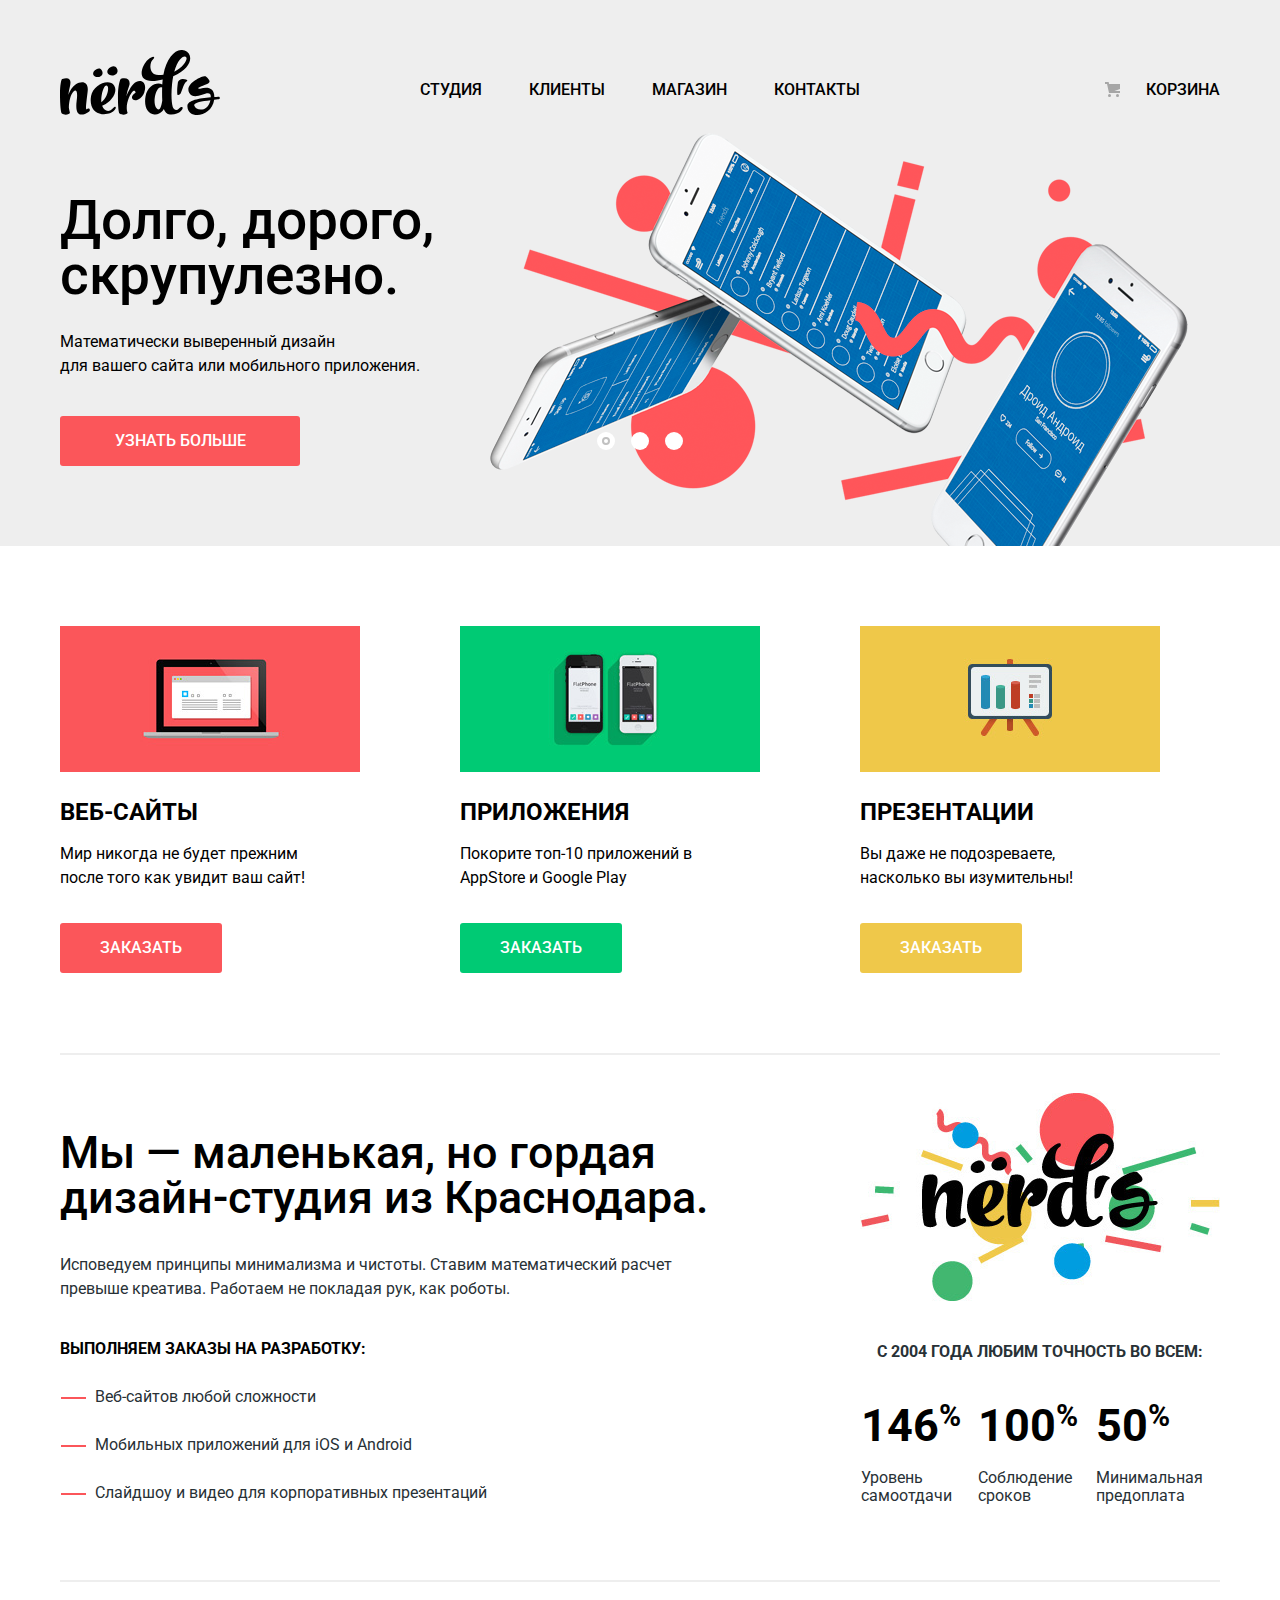
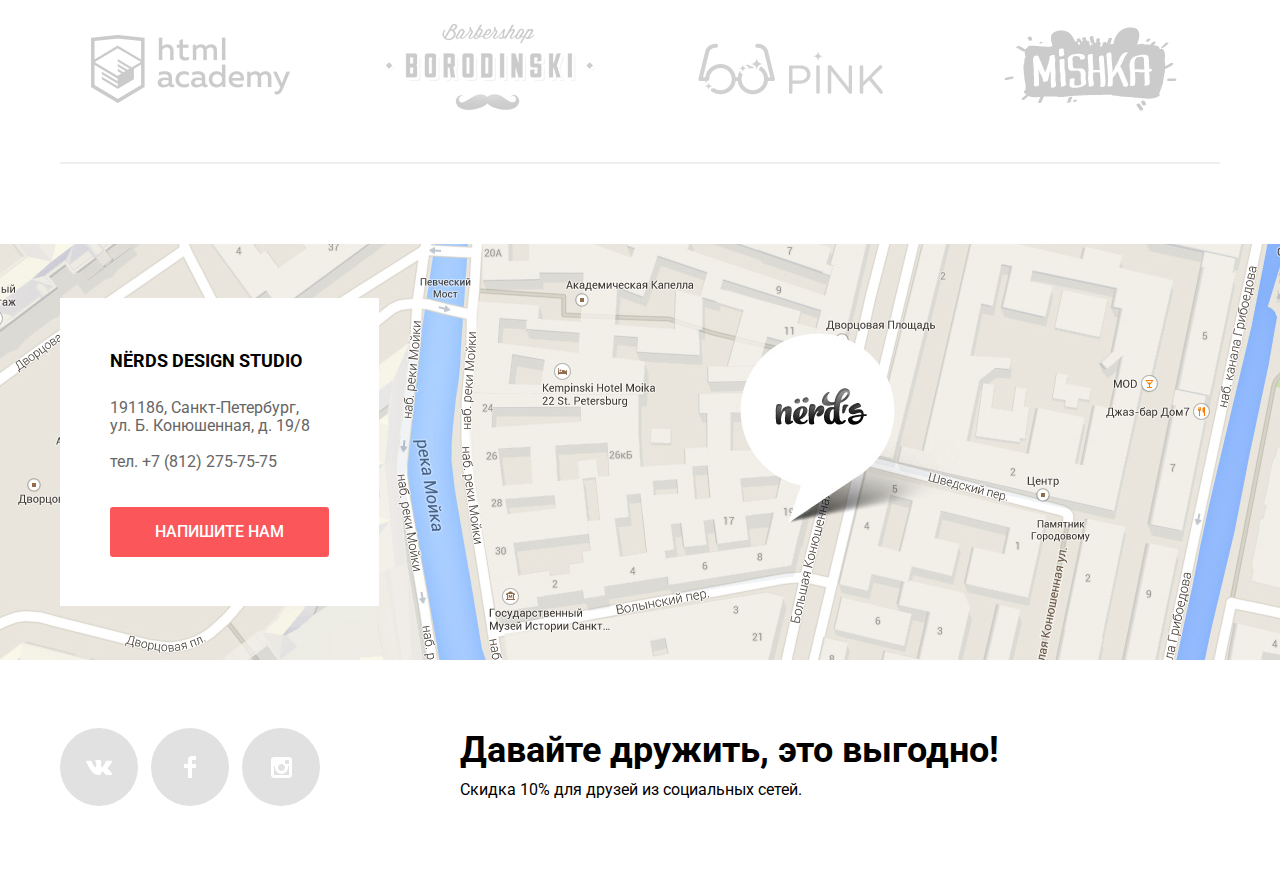
<file: index.html>
<!DOCTYPE html>
<html lang="ru">
<head>
    <meta charset="utf-8">
    <title> Дизайн-студия «Нёрдс»</title>
    <link href="https://fonts.googleapis.com/css?family=Roboto:400,500,700&amp;subset=cyrillic" rel="stylesheet">
    <link href="css/normalize.css" rel="stylesheet">
    <link href="css/style-min.css" rel="stylesheet">
</head>
<body>
    <header class="main-header">
        <nav class="main-navigation container">
            <a class="main-header-logo" href="#">
                <img src="img/nerds-logo.svg" width="160" height="65" alt="Логотип Дизайн-студии «Нёрдс»">
            </a>
            <ul class="site-navigation">
                <li>
                    <a href="#">Студия</a>
                </li>
                <li>
                    <a href="#">Клиенты</a>
                </li>
                <li>
                    <a href="catalog.html">Магазин</a>
                </li>
                <li>
                    <a href="#">Контакты</a>
                </li>
            </ul>
            <ul class="cart">
                <li>
                    <a href="cart.html">Корзина</a>
                </li>
            </ul>
        </nav>
    </header>
    <main>

        <h1 class="visually-hidden">Дизайн-студия «Нёрдс»</h1>
      
        <section class="slider">

            <div class="container">
                <h2 class="visually-hidden">Преимущества</h2>
                <input class="visually-hidden" type="radio" id="product-1" name="toggle" checked>
                <input class="visually-hidden" type="radio" id="product-2" name="toggle">
                <input class="visually-hidden" type="radio" id="product-3" name="toggle">
                <div class="slider-controls">
                    <label class="slider-controls-item slider-controls-item--1" for="product-1">Первый</label>
                    <label class="slider-controls-item slider-controls-item--2" for="product-2">Второй</label>
                    <label class="slider-controls-item slider-controls-item--3" for="product-3">Третий</label>
                </div>
                <ul class="slider-list">
                    <li class="slider-item">
                        <h3>Долго, дорого,<br> скрупулезно.</h3>
                        <p>Математически выверенный дизайн<br> для вашего сайта или мобильного приложения.</p>
                        <a class="slider-item-button button" href="#">Узнать больше</a>
                    </li>
                    <li class="slider-item">
                        <h3>Любим математику как никто другой</h3>
                        <p>Никакого креатива, только математические формулы для расчета идеальных пропорций.</p>
                        <a class="slider-item-button button" href="#">Узнать больше</a>
                    </li>
                    <li class="slider-item">
                        <h3>Только ночь,<br> только хардкор</h3>
                        <p>Работать днем, как все? Мы против этого.<br> Ближе к полуночи работа только начинается.</p>
                        <a class="slider-item-button button" href="#">Узнать больше</a>
                    </li>
                </ul>
            </div>

        </section>
        
        <div class="container">
            <section class="developments">

                <h2 class="visually-hidden">Что мы можем разработать для вас</h2>

                <ul class="developments-list">
                    <li class="development-item">
                        <h3>Веб-сайты</h3>
                        <img src="img/illustration-1.jpg" width="300" height="146" alt="Веб-сайты">
                        <p>
                            Мир никогда не будет прежним
                            после того как увидит ваш сайт!
                        </p>
                        <a class="button btn-buy-site" href="#">Заказать</a>
                    </li>
                    <li class="development-item">
                        <h3>Приложения</h3>
                        <img src="img/illustration-2.jpg" width="300" height="146" alt="Приложения">
                        <p>
                            Покорите топ-10 приложений в
                            AppStore и Google Play
                        </p>
                        <a class="button btn-buy-app" href="#">Заказать</a>
                    </li>
                    <li class="development-item">
                        <h3>Презентации</h3>
                        <img src="img/illustration-3.jpg" width="300" height="146" alt="Презентации">
                        <p>
                            Вы даже не подозреваете, 
                            насколько вы изумительны!
                        </p>
                        <a class="button btn-buy-presentation" href="#">Заказать</a>
                    </li>
                </ul>

            </section>

            <section class="studio">

                <h2 class="visually-hidden">О нас</h2>

                <div class="about-us">
                    <b>Мы — маленькая, но гордая дизайн-студия из Краснодара.</b>
                    <p>
                        Исповедуем принципы минимализма и чистоты. Ставим математический расчет
                        превыше креатива. Работаем не покладая рук, как роботы.
                    </p>
                    <h3>Выполняем заказы на разработку:</h3>
                    <ul>
                        <li>Веб-сайтов любой сложности</li>
                        <li>Мобильных приложений для iOS и Android</li>
                        <li>Слайдшоу и видео для корпоративных презентаций</li>
                    </ul>
                </div>
        
                <table class="our-statistics">
                    <caption>с 2004 года Любим точность во всем:</caption>
                    <tr>
                        <td>146<sup>%</sup></td>
                        <td>100<sup>%</sup></td>
                        <td>50<sup>%</sup></td>
                    </tr>
                    <tr>
                        <th>Уровень самоотдачи</th>
                        <th>Соблюдение сроков</th>
                        <th>Минимальная предоплата</th>
                    </tr>
                </table>

            </section>

            <section class="clients">

                <h2 class="visually-hidden">Наши клиенты</h2>

                <ul class="clients-list">
                    <li>
                        <a href="https://htmlacademy.ru/intensive/htmlcss" target="_blank">
                            <img src="img/logo-1.png" width="199" height="68" alt="HTML Academy">
                        </a>
                    </li>
                    <li>
                        <a href="#">
                            <img src="img/logo-2.png" width="209" height="90" alt="BARBERSHOP">
                        </a>
                    </li>
                    <li>
                        <a href="#">
                            <img src="img/logo-3.png" width="185" height="52" alt="PINK">
                        </a>
                    </li>
                    <li>
                        <a href="#">
                            <img src="img/logo-4.png" width="173" height="84" alt="MISHKA">
                        </a>
                    </li>
                </ul>

            </section>

        </div>

        <section class="contacts">

            <h2 class="visually-hidden">Контакты</h2>

            <div class="map" id="makemap_canvas"></div>
            <div class="write-us-position">
                <div class="write-us">
                    <h3>NЁRDS DESIGN STUDIO</h3>
                    <address>
                        <p class="adress">
                            191186, Санкт-Петербург, 
                            ул. Б. Конюшенная, д. 19/8
                        </p>
                        <p class="phone">
                        тел. +7 (812) 275-75-75
                        </p>
                    </address>
                    <a class="button btn-contacts" href="writeus.html">Напишите нам</a>
                </div>
            </div>

        </section>

    </main>

    <footer class="main-footer container">
        <ul class="footer-social">
            <li>
                <a class="social-button vk" href="#">
                    <span class="visually-hidden">Вконтакте</span>
                </a>
            </li>
            <li>
                <a class="social-button fb" href="#">
                    <span class="visually-hidden">Фейсбук</span>
                </a>
            </li>
            <li>
                <a class="social-button inst" href="#">
                    <span class="visually-hidden">Инстаграм</span>
                </a>
            </li>
        </ul>
        <p class="footer-text">
            <b>Давайте дружить, это выгодно!</b>
            <span>Скидка 10% для друзей из социальных сетей.</span>
        </p>
    </footer>

    <section class="modal-write-us">
        <h2>Напишите нам</h2>
        <form class="write-us-form" action="https://echo.htmlacademy.ru" method="post">
            <p>
                <label class="sub-name" for="name">Ваше имя:</label>
                <input class="name" id="name" type="text" name="name" placeholder="Имя Фамилия">
            </p>
            <p>
                <label class="sub-email" for="email">Ваш e-mail:</label>
                <input class="email" id="email" type="email" name="email" placeholder="email@example.com">
            </p>
            <p>
                <label class="sub-message" for="message">Текст письма:</label>
                <textarea class="message" id="message" name="message" placeholder="В свободной форме"></textarea>
            </p>
            <button class="button btn-write-us" type="submit">Отправить</button>
        </form>
        <button class="modal-close" type="button">
            <span class="visually-hidden">Закрыть</span>
        </button>
    </section>

    <script type="text/javascript" src="http://maps.google.com/maps/api/js?sensor=false"></script>
    <script src="js/script-min.js"></script>
</body>
</html>
</file>
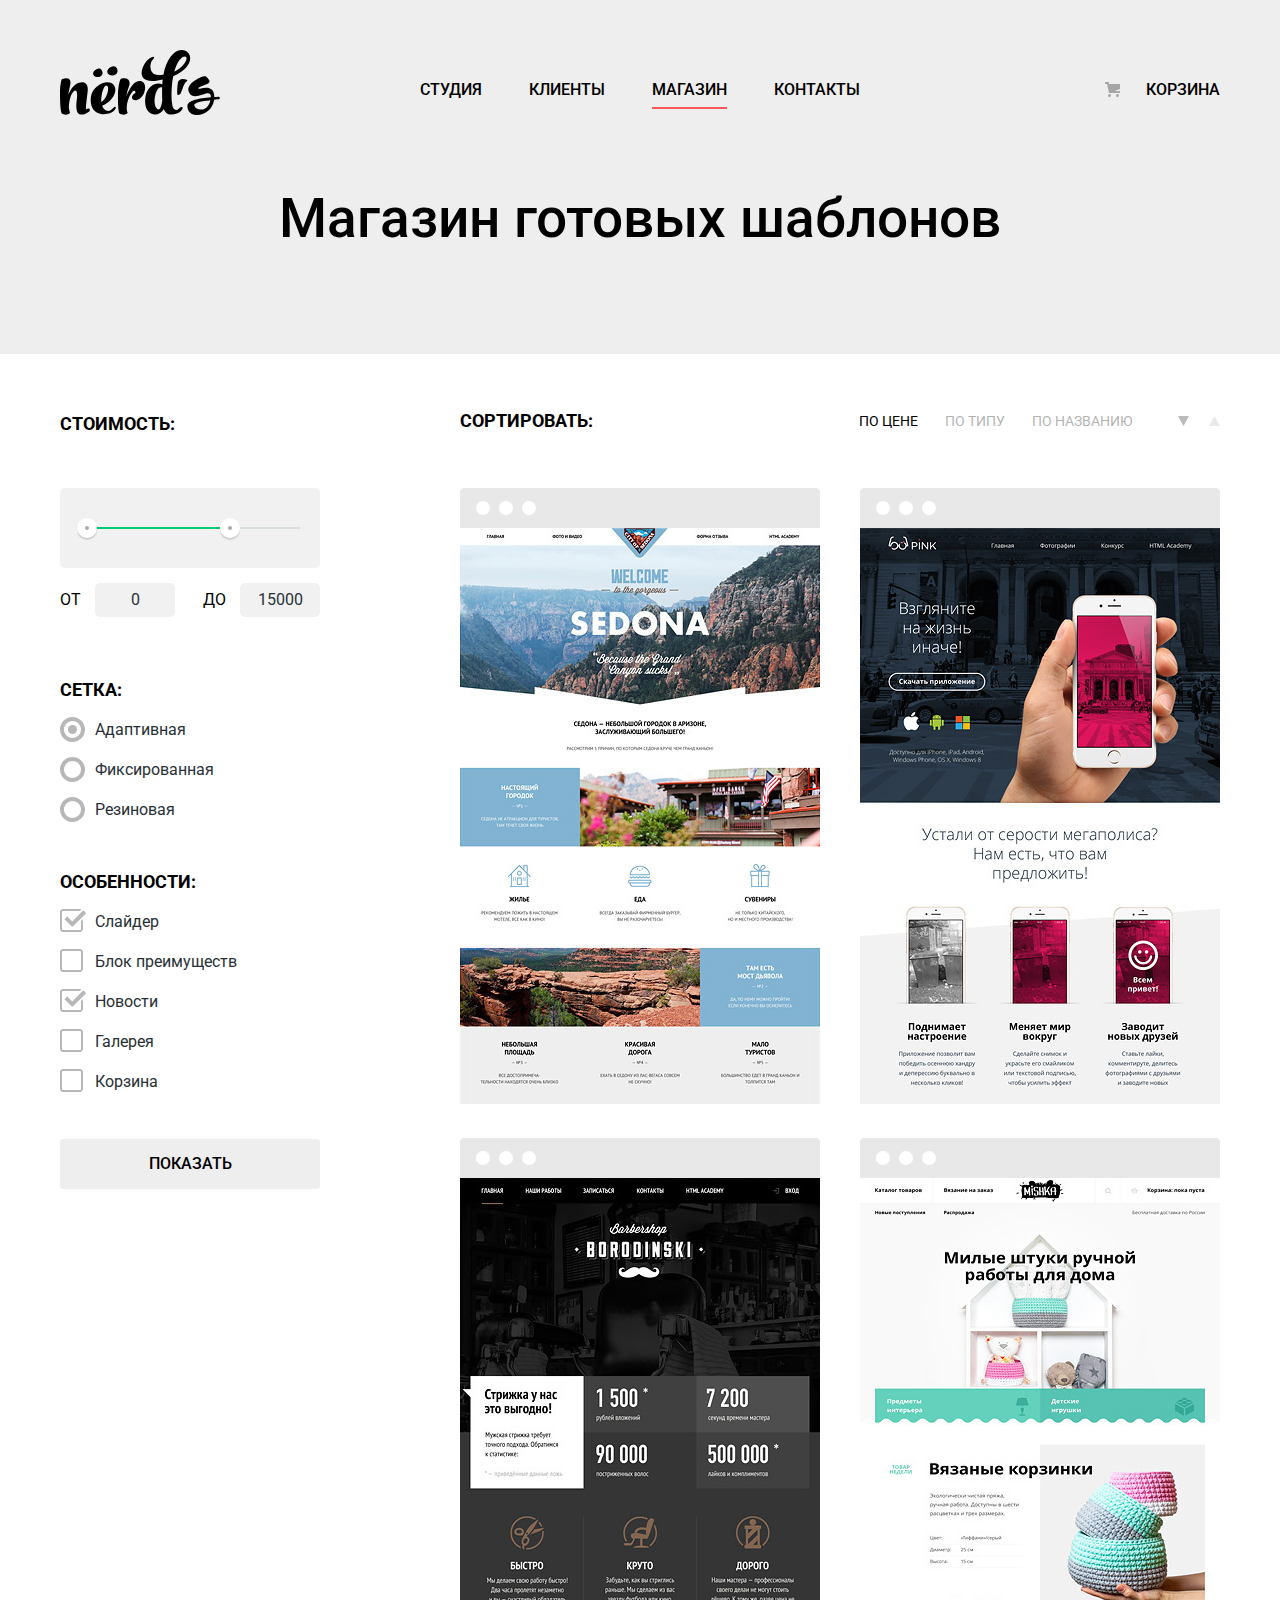
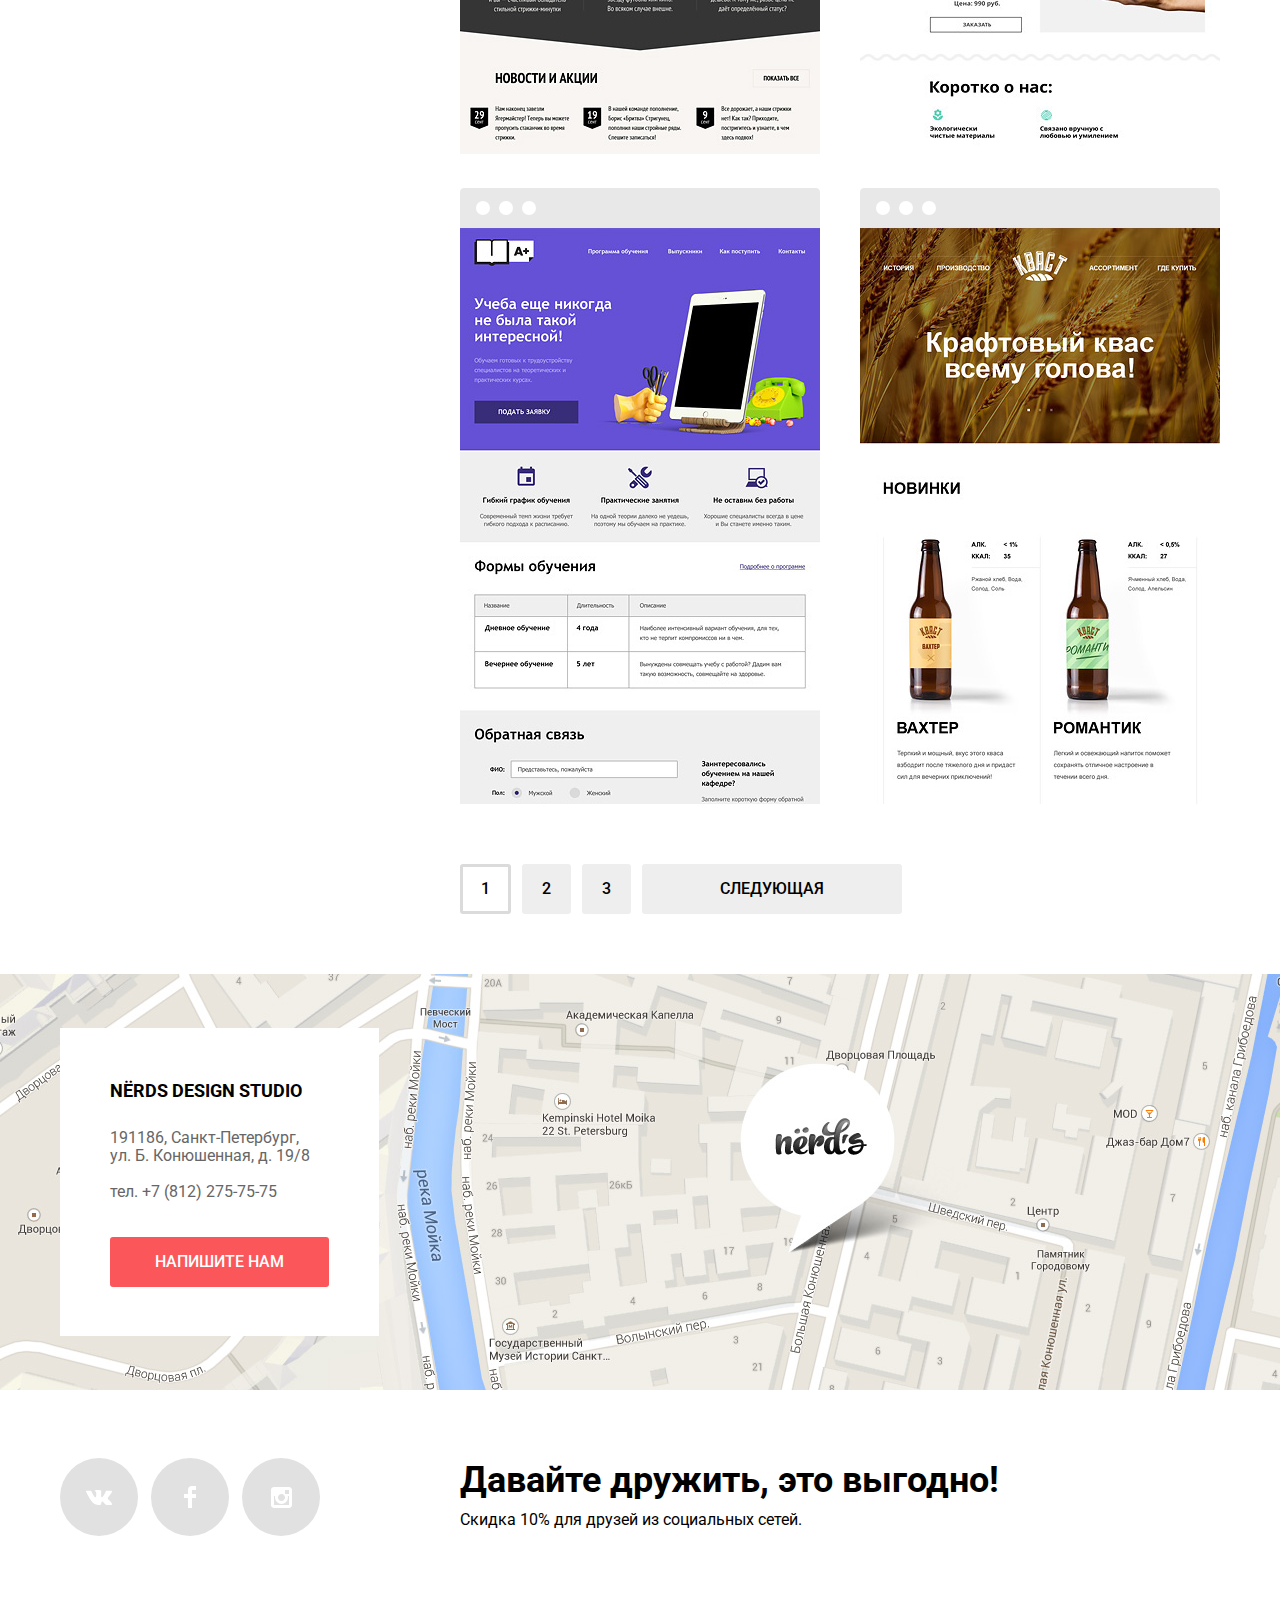
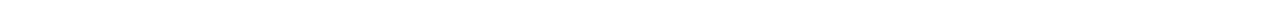
<file: catalog.html>
<!DOCTYPE html>
<html lang="ru">
<head>
    <meta charset="UTF-8">
    <title>Магазин готовых шаблонов</title>
    <link href="https://fonts.googleapis.com/css?family=Roboto:400,500,700&amp;subset=cyrillic" rel="stylesheet">
    <link href="css/normalize.css" rel="stylesheet">
    <link href="css/style-min.css" rel="stylesheet">
</head>
<body class="inner-page">
    <header class="main-header">
        <nav class="main-navigation container">
            <a class="main-header-logo" href="index.html">
                <img src="img/nerds-logo.svg" width="160" height="65" alt="Логотип Дизайн-студии «Нёрдс»">
            </a>
            <ul class="site-navigation">
                <li>
                    <a href="#">Студия</a>
                </li>
                <li>
                    <a href="#">Клиенты</a>
                </li>
                <li>
                    <a class="site-navigation-current" href="catalog.html">Магазин</a>
                </li>
                <li>
                    <a href="#">Контакты</a>
                </li>
            </ul>
            <ul class="cart">
                <li>
                    <a href="cart.html">Корзина</a>
                </li>
            </ul>
        </nav>
    </header>
    <main>
        <h1 class="main-title">Магазин готовых шаблонов</h1>

        <div class="catalog-grid container">
            <section class="filters">
                <h2 class="visually-hidden">Фильтры товаров</h2>
                <form class="filter" method="get" action="https://echo.htmlacademy.ru">
                    <fieldset class="filter-item">
                        <legend>Стоимость:</legend>
                        <div class="range-filter">
                            <div class="range-controls">
                                <div class="scale">
                                    <div class="bar"></div>
                                </div>
                                <div class="toggle toggle-min"></div>
                                <div class="toggle toggle-max"></div>
                            </div>
                            <div class="price-controls">
                                <label class="min-price">от <input name="min-price" type="text" value="0"></label>
                                <label class="max-price">до <input name="max-price" type="text" value="15000"></label>
                            </div>
                        </div>
                    </fieldset>
                    <fieldset>
                         <legend>Сетка:</legend>
                         <ul class="filter">
                             <li class="filter-option">
                                <input class="visually-hidden filter-input filter-input-radio" type="radio" name="dispaly-group" id="filter-adaptive" checked>
                                <label for="filter-adaptive">Адаптивная</label>
                            </li>
                            <li class="filter-option">
                                <input class="visually-hidden filter-input filter-input-radio" type="radio" name="dispaly-group" id="filter-fixed">
                                <label for="filter-fixed">Фиксированная</label>
                            </li>
                            <li class="filter-option">
                                <input class="visually-hidden filter-input filter-input-radio" type="radio" name="dispaly-group" id="filter-rubber">
                                <label for="filter-rubber">Резиновая</label>
                            </li>
                        </ul>
                    </fieldset>
                    <fieldset>
                        <legend>Особенности:</legend>
                        <ul class="filter">
                            <li class="filter-option">
                                <input class="visually-hidden filter-input filter-input-checkbox" type="checkbox" name="slider" id="filter-slider" checked>
                                <label for="filter-slider">Слайдер</label>
                            </li>
                            <li class="filter-option">
                                <input class="visually-hidden filter-input filter-input-checkbox" type="checkbox" name="features" id="filter-features">
                                <label for="filter-features">Блок преимуществ</label>
                            </li>
                            <li class="filter-option">
                                <input class="visually-hidden filter-input filter-input-checkbox" type="checkbox" name="news" id="filter-news" checked>
                                <label for="filter-news">Новости</label>
                            </li>
                            <li class="filter-option">
                                <input class="visually-hidden filter-input filter-input-checkbox" type="checkbox" name="gallery" id="filter-gallery">
                                <label for="filter-gallery">Галерея</label>
                            </li>
                            <li class="filter-option">
                                <input class="visually-hidden filter-input filter-input-checkbox" type="checkbox" name="cart" id="filter-cart">
                                <label for="filter-cart">Корзина</label>
                            </li>
                        </ul>
                    </fieldset>
                    <button class="button btn-filter" type="submit">Показать</button>
                </form>
            </section>

            <section class="catalog">

                <h2 class="visually-hidden">Каталог</h2>

                <div class="catalog-sorting">
                    <h3>Сортировать:</h3>
                    <ul class="sorting-type">
                        <li>
                            <a href="#" class="sorting-type-current">По цене</a>
                        </li>
                        <li>
                            <a href="#">По типу</a>
                        </li>
                        <li>
                            <a href="#">По названию</a>
                        </li>
                    </ul>
                    <ul class="sorting-direction">
                        <li>
                            <a href="#" class="direction-down sorting-direction-current">
                                <span class="visually-hidden">По убыванию</span>
                            </a>
                        </li>
                        <li>
                            <a href="#" class="direction-up">
                                <span class="visually-hidden">По возрастанию</span>
                            </a>
                        </li>
                    </ul>
                </div>
                <ul class="catalog-list">
                    <li class="catalog-item">
                        <div class="catalog-item-hover">
                            <h3 class="catalog-item-title">Sedona</h3>
                            <p class="item-description">Информационный сайт для туристов</p>
                            <a class="button" href="#">9 900 руб.</a>
                        </div>
                        <div class="catalog-item-image">
                            <img class="item-image" src="img/img-sedona.jpg" width="360" height="576" alt="SEDONA">
                        </div>
                    </li>
                    <li class="catalog-item">
                        <div class="catalog-item-hover">
                            <h3 class="catalog-item-title">Pink app</h3>
                            <p class="item-description">Продуктовый лендинг приложения для iOS и Android</p>
                            <a class="button" href="#">9 900 руб.</a>
                        </div>
                        <div class="catalog-item-image">
                            <img class="item-image" src="img/img-pink.jpg" width="360" height="576" alt="PINK APP">
                        </div>
                    </li>
                    <li class="catalog-item">
                        <div class="catalog-item-hover">
                            <h3 class="catalog-item-title">Barbershop</h3>
                            <p class="item-description">Сайт салона красоты. Для мужчин, да.</p>
                            <a class="button" href="#">9 900 руб.</a>
                        </div>
                        <div class="catalog-item-image">
                            <img class="item-image" src="img/img-barbershop.jpg" width="360" height="576" alt="BARBERSHOP">
                        </div>
                    </li>
                    <li class="catalog-item">
                        <div class="catalog-item-hover">
                            <h3 class="catalog-item-title">Mishka</h3>
                            <p class="item-description">Интернет-магазин вязаных игрушек</p>
                            <a class="button" href="#">9 900 руб.</a>
                        </div>
                        <div class="catalog-item-image">
                            <img class="item-image" src="img/img-mishka.jpg" width="360" height="576" alt="MISHKA">
                        </div>
                    </li>
                    <li class="catalog-item">
                        <div class="catalog-item-hover">
                            <h3 class="catalog-item-title">A Plus</h3>
                            <p class="item-description">Лендинг курсов повышения квалификации</p>
                            <a class="button" href="#">9 900 руб.</a>
                        </div>
                        <div class="catalog-item-image">
                            <img class="item-image" src="img/img-aplus.jpg" width="360" height="576" alt="A PLUS">
                        </div>
                    </li>
                    <li class="catalog-item">
                        <div class="catalog-item-hover">
                            <h3 class="catalog-item-title">Кваст</h3>
                            <p class="item-description">Промо-сайт производителя крафтового кваса</p>
                            <a class="button" href="#">9 900 руб.</a>
                        </div>
                        <div class="catalog-item-image">
                            <img class="item-image" src="img/img-kvast.jpg" width="360" height="576" alt="КВАСТ">
                        </div>
                    </li>
                </ul>
                <ul class="pagination-list">
                    <li class="pagination-item pagination-item-current"><a>1</a></li>
                    <li class="pagination-item"><a href="#">2</a></li>
                    <li class="pagination-item"><a href="#">3</a></li>
                    <li class="pagination-item paginator-next-page"><a href="#">Следующая</a></li>
                </ul>
            </section>
        </div>

        <section class="contacts">

            <h2 class="visually-hidden">Контакты</h2>

            <div class="map" id="makemap_canvas"></div>
            <div class="write-us-position">
                <div class="write-us">
                    <h3>NЁRDS DESIGN STUDIO</h3>
                    <address>
                        <p class="adress">
                            191186, Санкт-Петербург, 
                            ул. Б. Конюшенная, д. 19/8
                        </p>
                        <p class="phone">
                        тел. +7 (812) 275-75-75
                        </p>
                    </address>
                    <a class="button btn-contacts" href="writeus.html">Напишите нам</a>
                </div>
            </div>

        </section>
        
    </main>  
    <footer class="main-footer container">
        <ul class="footer-social">
            <li>
                <a class="social-button vk" href="#">
                    <span class="visually-hidden">Вконтакте</span>
                </a>
            </li>
            <li>
                <a class="social-button fb" href="#">
                    <span class="visually-hidden">Фейсбук</span>
                </a>
            </li>
            <li>
                <a class="social-button inst" href="#">
                    <span class="visually-hidden">Инстаграм</span>
                </a>
            </li>
        </ul>
        <p class="footer-text">
            <b>Давайте дружить, это выгодно!</b>
            <span>Скидка 10% для друзей из социальных сетей.</span>
        </p>
    </footer>

    <section class="modal-write-us">
        <h2>Напишите нам</h2>
        <form class="write-us-form" action="https://echo.htmlacademy.ru" method="post">
            <p>
                <label class="sub-name" for="name">Ваше имя:</label>
                <input class="name" id="name" type="text" name="name" placeholder="Имя Фамилия">
            </p>
            <p>
                <label class="sub-email" for="email">Ваш e-mail:</label>
                <input class="email" id="email" type="email" name="email" placeholder="email@example.com">
            </p>
            <p>
                <label class="sub-message" for="message">Текст письма:</label>
                <textarea class="message" id="message" name="message" placeholder="В свободной форме"></textarea>
            </p>
            <button class="button btn-write-us" type="submit">Отправить</button>
        </form>
        <button class="modal-close" type="button">
            <span class="visually-hidden">Закрыть</span>
        </button>
    </section>

    <script type="text/javascript" src="http://maps.google.com/maps/api/js?sensor=false"></script>
    <script src="js/script-min.js"></script>
</body>
</html>
</file>
<file: css/style-min.css>
@-webkit-keyframes emerging{0%{-webkit-transform:translateY(-350px);transform:translateY(-350px)}to{-webkit-transform:translateY(0);transform:translateY(0)}}@keyframes emerging{0%{-webkit-transform:translateY(-350px);transform:translateY(-350px)}to{-webkit-transform:translateY(0);transform:translateY(0)}}@-webkit-keyframes bounce{0%{-webkit-transform:translateY(-2000px);transform:translateY(-2000px)}70%{-webkit-transform:translateY(30px);transform:translateY(30px)}90%{-webkit-transform:translateY(-10px);transform:translateY(-10px)}to{-webkit-transform:translateY(0);transform:translateY(0)}}@keyframes bounce{0%{-webkit-transform:translateY(-2000px);transform:translateY(-2000px)}70%{-webkit-transform:translateY(30px);transform:translateY(30px)}90%{-webkit-transform:translateY(-10px);transform:translateY(-10px)}to{-webkit-transform:translateY(0);transform:translateY(0)}}@-webkit-keyframes shake{0%,to{-webkit-transform:translateX(0);transform:translateX(0)}10%,30%,50%,70%,90%{-webkit-transform:translateX(-10px);transform:translateX(-10px)}20%,40%,60%,80%{-webkit-transform:translateX(10px);transform:translateX(10px)}}@keyframes shake{0%,to{-webkit-transform:translateX(0);transform:translateX(0)}10%,30%,50%,70%,90%{-webkit-transform:translateX(-10px);transform:translateX(-10px)}20%,40%,60%,80%{-webkit-transform:translateX(10px);transform:translateX(10px)}}@-webkit-keyframes blinking{0%,20%,40%,60%,80%,to{border-color:#d7dcde}10%,30%,50%,70%,90%{border-color:#e74246}}@keyframes blinking{0%,20%,40%,60%,80%,to{border-color:#d7dcde}10%,30%,50%,70%,90%{border-color:#e74246}}@-webkit-keyframes close{0%{-webkit-transform:translateY(0);transform:translateY(0)}to{-webkit-transform:translateY(2000px);transform:translateY(2000px)}}@keyframes close{0%{-webkit-transform:translateY(0);transform:translateY(0)}to{-webkit-transform:translateY(2000px);transform:translateY(2000px)}}body{margin:0;padding:0;font-family:"Roboto",Arial,sans-serif;font-size:16px;line-height:24px;font-weight:400;color:#000;background-color:#fff}a{text-decoration:none}.filter-option .visually-hidden,.slider input,.visually-hidden:not(:focus):not(:active){position:absolute;width:1px;height:1px;margin:-1px;border:0;padding:0;white-space:nowrap;-webkit-clip-path:inset(100%);clip-path:inset(100%);clip:rect(0 0 0 0);overflow:hidden}.button{display:inline-block;vertical-align:middle;padding:16px 40px;font:inherit;line-height:18px;font-weight:500;text-align:center;text-transform:uppercase;color:#fff;background-color:#fb565a;border-radius:3px;border:0}.button:focus,.button:hover{background-color:#e74246;-webkit-transition:.3s all;-o-transition:.3s all;transition:.3s all}.button:active{color:rgba(255,255,255,.3);background-color:#d7373b;-webkit-box-shadow:inset 0 3px 0 0 rgba(0,1,1,.1);box-shadow:inset 0 3px 0 0 rgba(0,1,1,.1)}.container{max-width:1160px;margin:0 auto;padding:0 20px}.main-header{background-color:#eee}.cart,.site-navigation{list-style:none;padding:0}.developments-list{list-style:none}.cart a,.site-navigation a{display:block;padding-bottom:2px;font-weight:500;text-transform:uppercase;color:#000}.main-navigation{display:-webkit-box;display:-ms-flexbox;display:flex;padding-top:50px;font-size:16px;line-height:30px;color:#000}.main-header-logo{width:160px;height:65px;margin-right:200px}.site-navigation{display:-webkit-box;display:-ms-flexbox;display:flex;-ms-flex-wrap:wrap;flex-wrap:wrap;-webkit-box-pack:justify;-ms-flex-pack:justify;justify-content:space-between;width:440px;margin:25px 60px 0 0}.site-navigation li:not(:last-child){margin-right:20px}.cart{position:relative;width:115px;margin:25px 0 0 auto;text-align:right}.cart::before{content:"";position:absolute;top:7px;right:100px;width:15px;height:15px;background:url(../img/cart-icon.svg) no-repeat}.cart a:focus,.cart a:hover,.site-navigation a:focus,.site-navigation a:hover{color:#fb565a;-webkit-transition:.3s all;-o-transition:.3s all;transition:.3s all}.cart:active a,.site-navigation a:active{color:rgba(0,0,0,.3)}.site-navigation-current{border-bottom:2px solid #fb565a}.main-header-logo:hover{opacity:.8;-webkit-transition:.3s all;-o-transition:.3s all;transition:.3s all}.footer-social li:active>.social-button::after,.main-header-logo:active{opacity:.3}.slider{position:relative;background-color:#eee}.slider-controls{position:absolute;left:50%;bottom:104px;z-index:100;width:160px;height:18px;text-align:center;font-size:0;-webkit-transform:translateX(-50%);-ms-transform:translateX(-50%);transform:translateX(-50%)}.slider-controls label{position:relative;display:inline-block;vertical-align:middle;width:18px;height:18px;padding:8px;border-radius:50%;cursor:pointer}.slider-controls label::after{content:"";position:absolute;top:8px;left:8px;z-index:1;width:18px;height:18px;background:#fff;border-radius:50%}.about-us ul,.slider-list{margin:0;padding:0;list-style:none}.slider-item{display:none;padding:78px 0 80px}.slider-item:nth-child(1){background-image:url(../img/slide1.png);background-repeat:no-repeat;background-position:93% 18px}.slider-item:nth-child(2),.slider-item:nth-child(3){background-image:url(../img/slide2.png);background-repeat:no-repeat;background-position:100% 0}.slider-item:nth-child(3){background-image:url(../img/slide3.png);background-position:100% 20px}#product-1:checked~.slider-list .slider-item:nth-child(1),#product-2:checked~.slider-list .slider-item:nth-child(2),#product-3:checked~.slider-list .slider-item:nth-child(3){display:block}#product-1:checked~.slider-controls .slider-controls-item--1::before,#product-2:checked~.slider-controls .slider-controls-item--2::before,#product-3:checked~.slider-controls .slider-controls-item--3::before{content:"";position:absolute;left:50%;top:50%;z-index:2;width:4px;height:4px;margin:-4px;background-color:inherit;border:2px solid #c1c1c1;border-radius:50%}.slider-item h3{max-width:600px;margin:0 0 27px;font-size:55px;line-height:55px;font-weight:500}.slider-item p{max-width:430px;margin:0 0 38px}.slider-item-button{display:block;width:240px;padding:16px 0}.developments{border-bottom:2px solid #eee}.development-item,.developments-list{display:-webkit-box;display:-ms-flexbox;display:flex}.developments-list{-webkit-box-pack:center;-ms-flex-pack:center;justify-content:center;-ms-flex-wrap:wrap;flex-wrap:wrap;max-width:1200px;padding:80px 0;margin:0 0 -40px -100px}.development-item{-webkit-box-orient:vertical;-webkit-box-direction:normal;-ms-flex-direction:column;flex-direction:column;width:300px;margin-left:100px;margin-bottom:40px}.development-item h3{margin:25px 0;padding:0;font-size:24px;line-height:30px;font-weight:700;text-transform:uppercase}.development-item p{padding:0;margin:-10px 0 33px;width:250px;text-align:left}.development-item img{-webkit-box-ordinal-group:0;-ms-flex-order:-1;order:-1}.development-item a{-ms-flex-item-align:start;align-self:flex-start}.btn-buy-app{background-color:#00ca74}.btn-buy-app:focus,.btn-buy-app:hover{background-color:#00bc6c;-webkit-transition:.3s all;-o-transition:.3s all;transition:.3s all}.btn-buy-app:active{background-color:#00aa62}.btn-buy-presentation{background-color:#efc84a}.btn-buy-presentation:focus,.btn-buy-presentation:hover{background-color:#eab534;-webkit-transition:.3s all;-o-transition:.3s all;transition:.3s all}.btn-buy-presentation:active{background-color:#e5a722}.studio{padding-top:75px;padding-bottom:75px;display:-webkit-box;display:-ms-flexbox;display:flex;-webkit-box-pack:justify;-ms-flex-pack:justify;justify-content:space-between;color:#283136;border-bottom:2px solid #eee;background:url(../img/nerds-illustration.jpg) 100% 38px no-repeat}.about-us{width:650px;margin-right:60px}.about-us b,.about-us h3{margin:0;padding:0;color:#000}.about-us b{line-height:45px;font-weight:500;font-size:45px}.about-us p{margin:0;padding:33px 0 36px;line-height:24px}.about-us h3,.our-statistics caption{font-weight:700;text-transform:uppercase}.about-us h3{font-size:16px}.about-us li{position:relative;margin-top:24px;padding-left:35px}.about-us li::before{content:"";position:absolute;top:50%;left:1px;width:25px;height:2px;background-color:#fb565a}.our-statistics{-ms-flex-item-align:end;align-self:flex-end;width:360px;margin-top:200px;border-collapse:collapse}.our-statistics caption{margin-bottom:56px;line-height:24px}.our-statistics td,.our-statistics th{width:100px;vertical-align:top;text-align:left}.our-statistics td{font-size:45px;color:#000;padding-bottom:37px;line-height:10px;font-weight:700}.our-statistics th{padding-bottom:0;line-height:18px;font-weight:400}.our-statistics sup{font-size:30px}.clients{margin-bottom:80px;border-bottom:2px solid #eee}.clients-list{display:-webkit-box;display:-ms-flexbox;display:flex;-webkit-box-align:center;-ms-flex-align:center;align-items:center;-webkit-box-pack:center;-ms-flex-pack:center;justify-content:center;-ms-flex-wrap:wrap;flex-wrap:wrap;min-height:200px;margin:0 -20px -20px;padding:20px 0;-webkit-box-sizing:border-box;box-sizing:border-box;list-style:none}.clients-list li{width:260px;margin:0 20px 20px;text-align:center;opacity:.2}.clients-list li:focus,.clients-list li:hover{opacity:1;-webkit-transition:.3s all;-o-transition:.3s all;transition:.3s all}.clients-list li:active{opacity:.1}.contacts{position:relative;min-height:416px;background:#e9e5dc url(../img/map.jpg) 50% 50% no-repeat}.map{position:absolute;top:0;z-index:98;width:100%;height:100%}.write-us-position{position:relative;max-width:1200px;min-height:416px;margin:0 auto;padding:54px 20px}.btn-contacts,.write-us,.write-us-position{-webkit-box-sizing:border-box;box-sizing:border-box}.write-us{position:relative;z-index:99;width:319px;min-height:308px;padding:48px 50px;background-color:#fff}.write-us h3{padding:0;margin:0 0 23px;font-size:18px;line-height:30px;font-weight:700}.write-us p{line-height:18px;font-style:normal;color:#666}.write-us .adress{width:210px;margin-bottom:18px}.btn-contacts{min-width:219px;margin-top:36px}.main-title{margin:0 0 55px;padding:76px 0 108px;font-size:55px;line-height:55px;font-weight:500;text-align:center;color:#000;background-color:#eee}.catalog-grid{display:-webkit-box;display:-ms-flexbox;display:flex;-webkit-box-pack:justify;-ms-flex-pack:justify;justify-content:space-between}.filters{min-width:260px}.filters fieldset,.filters h2,.write-us p,.write-us-form p{margin:0;padding:0}.filters fieldset{border:0}.filters fieldset:not(:last-child){margin-bottom:47px}.filters legend{margin-bottom:15px;font-size:18px;line-height:30px;font-weight:700;text-transform:uppercase;color:#000}.filters fieldset.filter-item{width:260px;margin:0 0 58px;padding:0;border:0}.filter-item legend{margin-bottom:0}.range-filter{width:260px;margin-top:49px}.range-controls{position:relative;height:41px;margin-bottom:15px;padding-top:39px;padding-right:20px;padding-left:20px;background-color:#f1f1f1;border-radius:5px}.range-controls .scale{height:2px;background:#d7dcde}.range-controls .bar{width:70%;height:2px;background:#00ca74}.range-controls .toggle{position:absolute;top:30px;left:0;width:4px;height:4px;padding:0;border:8px solid #fff;background-color:#ababab;-webkit-box-shadow:0 2px 1px 0 #cfcfcf;box-shadow:0 2px 1px 0 #cfcfcf;border-radius:50%;cursor:pointer}.range-controls .toggle-min{left:17px}.range-controls .toggle-max{left:160px}.price-controls{font-size:0}.price-controls label{display:inline-block;vertical-align:middle;width:50%;font-size:16px;text-transform:uppercase}.price-controls input{width:60px;padding:8px 10px;margin-left:10px;text-align:center;color:#283136;border:0;border-radius:5px;background:#f1f1f1}.max-price{text-align:right}.filters ul{margin:0;padding:0;line-height:20px;list-style:none;color:#283136}.filters li{position:relative;padding-left:35px}.filter li:not(:last-child){padding-bottom:20px}.filter-input-radio+label::before{content:"";position:absolute;top:-3px;left:0;width:25px;height:25px;background:url(../img/radio-off.svg) no-repeat;opacity:.4}.filter-input-radio:checked+label::before{background:url(../img/radio-on.svg) no-repeat}.filter-input-checkbox+label::before{content:"";position:absolute;top:-3px;left:0;width:27px;height:23px;background:url(../img/checkbox-off.svg) no-repeat;opacity:.4}.filter-input-checkbox:checked+label::before{background:url(../img/checkbox-on.svg) no-repeat}.filter-input:disabled+label{opacity:.3}.filter-input:disabled+label::before{opacity:.1}.filter-input:not([disabled]):focus+label::before,.filter-input:not([disabled]):hover+label::before{opacity:1;-webkit-transition:.3s opacity;-o-transition:.3s opacity;transition:.3s opacity}.btn-filter{width:100%;color:#000;background-color:#eee}.btn-filter:focus,.btn-filter:hover{background-color:#dfdfdf;-webkit-transition:.3s all;-o-transition:.3s all;transition:.3s all}.btn-filter:active{color:rgba(0,0,0,.3);background-color:#d5d5d5}.catalog-sorting,.catalog-sorting ul{display:-webkit-box;display:-ms-flexbox;display:flex;padding:0}.catalog-sorting{-ms-flex-wrap:wrap;flex-wrap:wrap;-webkit-box-align:center;-ms-flex-align:center;align-items:center;margin:0 0 55px}.catalog-sorting ul{margin:0;list-style:none}.catalog-sorting a,.catalog-sorting h3{line-height:18px;text-transform:uppercase;color:#000}.catalog-sorting h3{margin:0 auto 0 0;padding:0;font-size:18px;font-weight:700}.catalog-sorting a{font-size:14px;font-weight:400;opacity:.3}.sorting-type li:not(:last-child){margin-right:27px}.catalog-sorting .sorting-type{margin-right:45px}.sorting-direction .direction-down::after{content:"";display:block;width:11px;height:10px;margin-right:20px;background:url(../img/icon-down-dir.svg) no-repeat;opacity:.3}.sorting-direction .direction-up::after{content:"";display:block;width:11px;height:10px;background:url(../img/icon-up-dir.svg) no-repeat;opacity:.3}.catalog-sorting .sorting-type-current,.catalog-sorting a:active,.direction-down:active::after,.direction-up:active::after,.sorting-direction .sorting-direction-current::after{opacity:1}.catalog-sorting a:focus,.catalog-sorting a:hover,.direction-down:focus::after,.direction-down:hover::after,.direction-up:focus::after,.direction-up:hover::after{opacity:.6;-webkit-transition:.3s all;-o-transition:.3s all;transition:.3s all}.catalog{max-width:760px;margin-bottom:60px;margin-left:40px}.catalog-list{display:-webkit-box;display:-ms-flexbox;display:flex;-webkit-box-pack:center;-ms-flex-pack:center;justify-content:center;-ms-flex-wrap:wrap;flex-wrap:wrap;padding:0;margin:0 0 0 -40px;text-align:center;line-height:18px;list-style:none;color:#666}.catalog-item{position:relative;width:360px;margin-bottom:30px;margin-left:40px}.catalog-item-hover{position:absolute;bottom:0;left:0;display:none;width:360px;min-height:231px;-webkit-box-sizing:border-box;box-sizing:border-box;background-color:#eee}.catalog-item-title{margin:0;padding:27px 0 10px;font-size:18px;line-height:30px;font-weight:700;text-align:center;text-transform:uppercase;color:#000}.item-description{width:190px;margin:0 auto;padding:0 0 30px;text-align:center}li:nth-child(2) .item-description,li:nth-child(5) .item-description,li:nth-child(6) .item-description{width:230px}.catalog-item:hover>.catalog-item-hover{display:block;-webkit-animation:emerging .5s;animation:emerging .5s}.catalog-item-hover .button{margin-bottom:44px;min-width:200px;-webkit-box-sizing:border-box;box-sizing:border-box}.catalog-item-hover .button:active,.catalog-item-hover .button:hover{color:#fff}.catalog-item-image::before{content:"";display:block;width:360px;height:40px;background:url(../img/browser.svg) no-repeat;opacity:.12}.catalog-item:hover>.catalog-item-image::before{opacity:1;-webkit-transition:.5s all;-o-transition:.5s all;transition:.5s all}.pagination-list{display:-webkit-box;display:-ms-flexbox;display:flex;-ms-flex-wrap:wrap;flex-wrap:wrap;padding:0;margin:26px 0 0;list-style:none}.pagination-item{margin-right:11px}.pagination-item:last-child{margin-right:0}.pagination-item a,.paginator-next-page{line-height:18px;font-weight:500;border-radius:3px}.pagination-item a{display:block;padding:16px 20px;-webkit-box-sizing:border-box;box-sizing:border-box;font-size:16px;color:#000;background-color:#eee}.paginator-next-page{min-width:260px;font:inherit;text-align:center;vertical-align:middle;text-transform:uppercase}.pagination-item a:focus,.pagination-item a:hover{background-color:#dfdfdf;-webkit-transition:.3s all;-o-transition:.3s all;transition:.3s all}.pagination-item a:active{-webkit-box-shadow:inset 0 3px 0 0 rgba(0,1,1,.1);box-shadow:inset 0 3px 0 0 rgba(0,1,1,.1);background-color:#d5d5d5}.pagination-item-current a{padding:13px 18px;color:#000;border:3px solid #dbdbdb;background-color:#fff}.pagination-item-current a:active,.pagination-item-current a:focus,.pagination-item-current a:hover{color:#000;background-color:#fff}.footer-social,.main-footer{display:-webkit-box;display:-ms-flexbox;display:flex;-webkit-box-align:center;-ms-flex-align:center;align-items:center;-ms-flex-wrap:wrap;flex-wrap:wrap;padding:39px 20px}.main-footer a{font:inherit;color:#000}.footer-social{width:273px;padding:0;margin-left:-13px;margin-right:140px;list-style:none}.footer-social li{position:relative;margin:13px 0}.social-button::after,.social-button::before{content:"";display:block;width:78px;height:78px}.social-button::before{margin-left:13px;background-color:#e1e1e1;border-radius:50%}.social-button::after{position:absolute;top:0;right:0;background:url(../img/vk-icon.svg) 50% 50% no-repeat}.fb::after{background:url(../img/fb-icon.svg) 50% 50% no-repeat}.inst::after{background:url(../img/insta-icon.svg) 50% 50% no-repeat}.social-button:focus::before,.social-button:hover::before{background-color:#e74246;-webkit-transition:.3s all;-o-transition:.3s all;transition:.3s all}.social-button:active::before{background-color:#d7373b;-webkit-transition:.3s all;-o-transition:.3s all;transition:.3s all}.footer-text b{display:block;margin-bottom:10px;font-size:36px;line-height:36px;font-weight:700}.footer-text span{font-size:16px;line-height:22px;font-weight:400}.modal-write-us{position:fixed;left:50%;bottom:180px;z-index:100;display:none;width:960px;height:590px;margin:0 0 0 -480px;padding:69px 100px 85px;-webkit-box-sizing:border-box;box-sizing:border-box;font-size:16px;line-height:18px;font-weight:700;color:#000;background-color:#fff;-webkit-box-shadow:0 20px 40px 0 rgba(0,1,1,.75);box-shadow:0 20px 40px 0 rgba(0,1,1,.75)}.modal-show{display:block;-webkit-animation:bounce .6s;animation:bounce .6s}.modal-close-animation{-webkit-animation:close .6s;animation:close .6s}.modal-error{-webkit-animation:shake .6s;animation:shake .6s}.modal-blinking{-webkit-animation:blinking .6s;animation:blinking .6s}.modal-write-us h2{margin:0 0 41px;padding:0;font-size:45px;line-height:45px;font-weight:500}.write-us-form{display:-webkit-box;display:-ms-flexbox;display:flex;-ms-flex-wrap:wrap;flex-wrap:wrap;-webkit-box-pack:justify;-ms-flex-pack:justify;justify-content:space-between;margin:0;padding:0}.btn-write-us{-ms-flex-item-align:start;align-self:flex-start;min-width:260px}.sub-message{display:block;margin:35px 0 10px}.message,.write-us-form input{-webkit-box-sizing:border-box;box-sizing:border-box}.write-us-form input{display:block;margin-top:10px;width:360px;height:50px;padding:0 15px}.message{width:760px;height:118px;margin-bottom:45px;padding:10px}.modal-close{position:absolute;top:78px;right:90px;padding:0;margin:0;background-color:transparent;border:0}.modal-close::before{content:"";display:block;width:21px;height:21px;background:url(../img/close-cross.svg) no-repeat;opacity:.3}.modal-close:focus::before,.modal-close:hover::before{opacity:1}.modal-close:active::before{opacity:.1}.modal-write-us input,.modal-write-us textarea{font:inherit;color:rgba(68,68,68,.5);font-weight:400;background-color:#fff;border:2px solid #d7dcde;border-radius:3px}.modal-write-us input:hover,.modal-write-us textarea:hover{border-color:#b4b9bb}.modal-write-us input:focus,.modal-write-us textarea:focus{opacity:1;border-color:#000}.modal-write-us input:invalid,.modal-write-us textarea:invalid{color:#e74246;border-color:#e74246}
</file>
